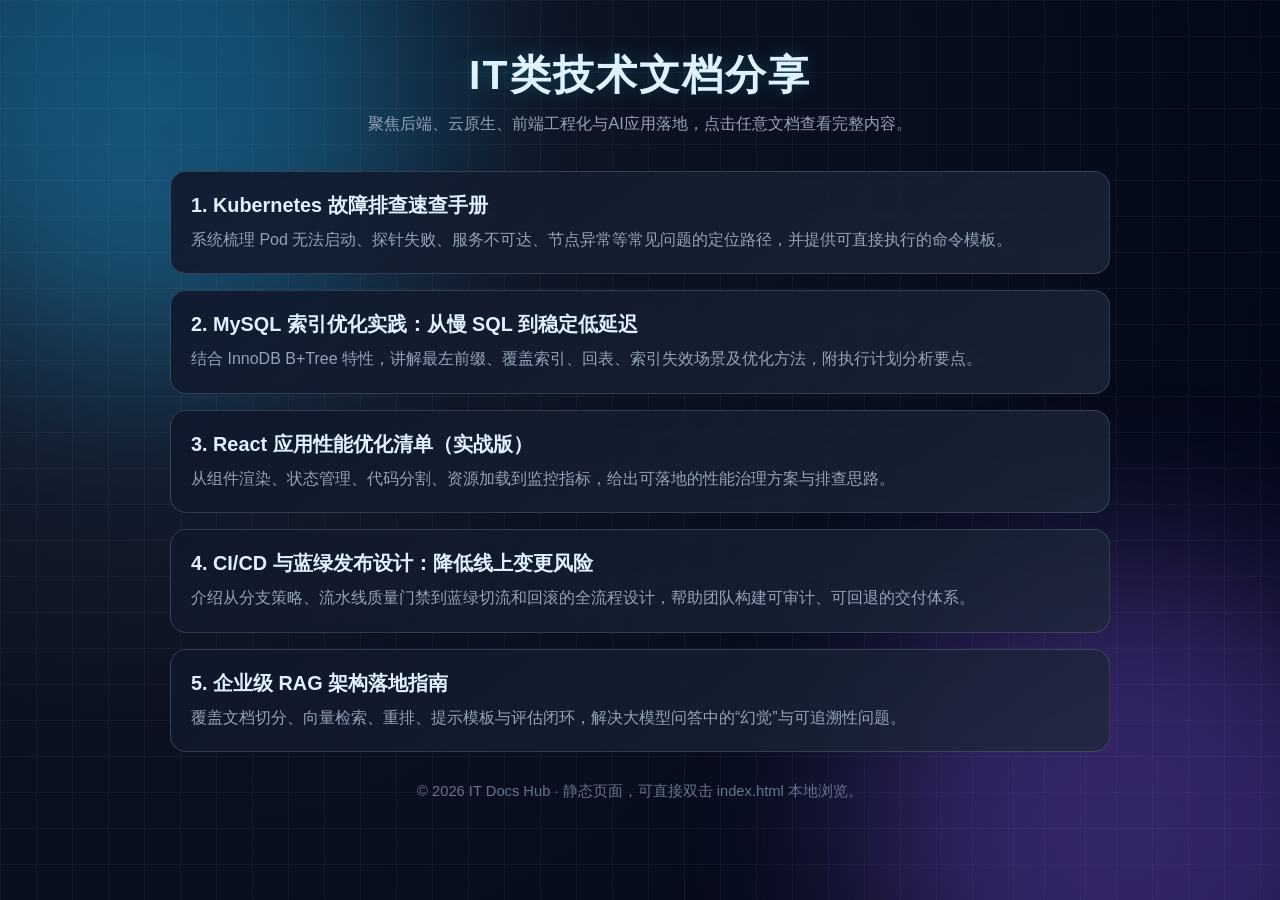
<file: index.html>
<!DOCTYPE html>
<html lang="zh-CN">
<head>
  <meta charset="UTF-8" />
  <meta name="viewport" content="width=device-width, initial-scale=1.0" />
  <title>IT类技术文档分享</title>
  <style>
    :root {
      --bg-dark: #0f172a;
      --bg-card: rgba(15, 23, 42, 0.75);
      --text-main: #e2e8f0;
      --text-muted: #94a3b8;
      --accent: #38bdf8;
      --accent-2: #22d3ee;
      --border: rgba(148, 163, 184, 0.25);
    }

    * { box-sizing: border-box; }

    body {
      margin: 0;
      font-family: "Segoe UI", "PingFang SC", "Microsoft YaHei", sans-serif;
      color: var(--text-main);
      background: radial-gradient(circle at 10% 20%, #1e293b 0%, #0b1120 40%, #020617 100%);
      min-height: 100vh;
      overflow-x: hidden;
      position: relative;
    }

    body::before,
    body::after {
      content: "";
      position: fixed;
      width: 540px;
      height: 540px;
      border-radius: 50%;
      filter: blur(90px);
      z-index: -1;
      opacity: 0.35;
      animation: float 18s ease-in-out infinite;
    }

    body::before {
      background: #0ea5e9;
      top: -180px;
      left: -120px;
    }

    body::after {
      background: #8b5cf6;
      right: -120px;
      bottom: -200px;
      animation-delay: -7s;
    }

    @keyframes float {
      0%, 100% { transform: translateY(0px); }
      50% { transform: translateY(30px); }
    }

    .grid-overlay {
      position: fixed;
      inset: 0;
      background-image:
        linear-gradient(rgba(148, 163, 184, 0.06) 1px, transparent 1px),
        linear-gradient(90deg, rgba(148, 163, 184, 0.06) 1px, transparent 1px);
      background-size: 36px 36px;
      z-index: -1;
      pointer-events: none;
    }

    .container {
      max-width: 980px;
      margin: 0 auto;
      padding: 48px 20px 60px;
    }

    header {
      text-align: center;
      margin-bottom: 36px;
    }

    h1 {
      margin: 0;
      font-size: clamp(2rem, 3.2vw, 3rem);
      letter-spacing: 0.05em;
      color: #e0f2fe;
      text-shadow: 0 0 18px rgba(34, 211, 238, 0.25);
    }

    .subtitle {
      margin-top: 10px;
      color: var(--text-muted);
      font-size: 1.03rem;
    }

    .doc-list {
      list-style: none;
      padding: 0;
      margin: 0;
      display: grid;
      gap: 16px;
    }

    .doc-item a {
      display: block;
      text-decoration: none;
      color: inherit;
      background: linear-gradient(145deg, rgba(15, 23, 42, 0.88), rgba(30, 41, 59, 0.76));
      border: 1px solid var(--border);
      border-radius: 16px;
      padding: 20px;
      transition: transform 0.25s ease, border-color 0.25s ease, box-shadow 0.25s ease;
      backdrop-filter: blur(4px);
    }

    .doc-item a:hover {
      transform: translateY(-4px);
      border-color: rgba(56, 189, 248, 0.55);
      box-shadow: 0 14px 30px rgba(2, 6, 23, 0.45);
    }

    .doc-title {
      margin: 0 0 8px;
      font-size: 1.24rem;
      color: #e0f2fe;
    }

    .doc-desc {
      margin: 0;
      color: var(--text-muted);
      line-height: 1.65;
    }

    footer {
      margin-top: 30px;
      text-align: center;
      color: #64748b;
      font-size: 0.92rem;
    }
  </style>
</head>
<body>
  <div class="grid-overlay"></div>
  <main class="container">
    <header>
      <h1>IT类技术文档分享</h1>
      <p class="subtitle">聚焦后端、云原生、前端工程化与AI应用落地，点击任意文档查看完整内容。</p>
    </header>

    <ul class="doc-list">
      <li class="doc-item">
        <a href="articles/k8s-troubleshooting.html">
          <h2 class="doc-title">1. Kubernetes 故障排查速查手册</h2>
          <p class="doc-desc">系统梳理 Pod 无法启动、探针失败、服务不可达、节点异常等常见问题的定位路径，并提供可直接执行的命令模板。</p>
        </a>
      </li>
      <li class="doc-item">
        <a href="articles/mysql-index-guide.html">
          <h2 class="doc-title">2. MySQL 索引优化实践：从慢 SQL 到稳定低延迟</h2>
          <p class="doc-desc">结合 InnoDB B+Tree 特性，讲解最左前缀、覆盖索引、回表、索引失效场景及优化方法，附执行计划分析要点。</p>
        </a>
      </li>
      <li class="doc-item">
        <a href="articles/react-performance.html">
          <h2 class="doc-title">3. React 应用性能优化清单（实战版）</h2>
          <p class="doc-desc">从组件渲染、状态管理、代码分割、资源加载到监控指标，给出可落地的性能治理方案与排查思路。</p>
        </a>
      </li>
      <li class="doc-item">
        <a href="articles/cicd-bluegreen.html">
          <h2 class="doc-title">4. CI/CD 与蓝绿发布设计：降低线上变更风险</h2>
          <p class="doc-desc">介绍从分支策略、流水线质量门禁到蓝绿切流和回滚的全流程设计，帮助团队构建可审计、可回退的交付体系。</p>
        </a>
      </li>
      <li class="doc-item">
        <a href="articles/rag-architecture.html">
          <h2 class="doc-title">5. 企业级 RAG 架构落地指南</h2>
          <p class="doc-desc">覆盖文档切分、向量检索、重排、提示模板与评估闭环，解决大模型问答中的“幻觉”与可追溯性问题。</p>
        </a>
      </li>
    </ul>

    <footer>© 2026 IT Docs Hub · 静态页面，可直接双击 index.html 本地浏览。</footer>
  </main>
</body>
</html>
</file>
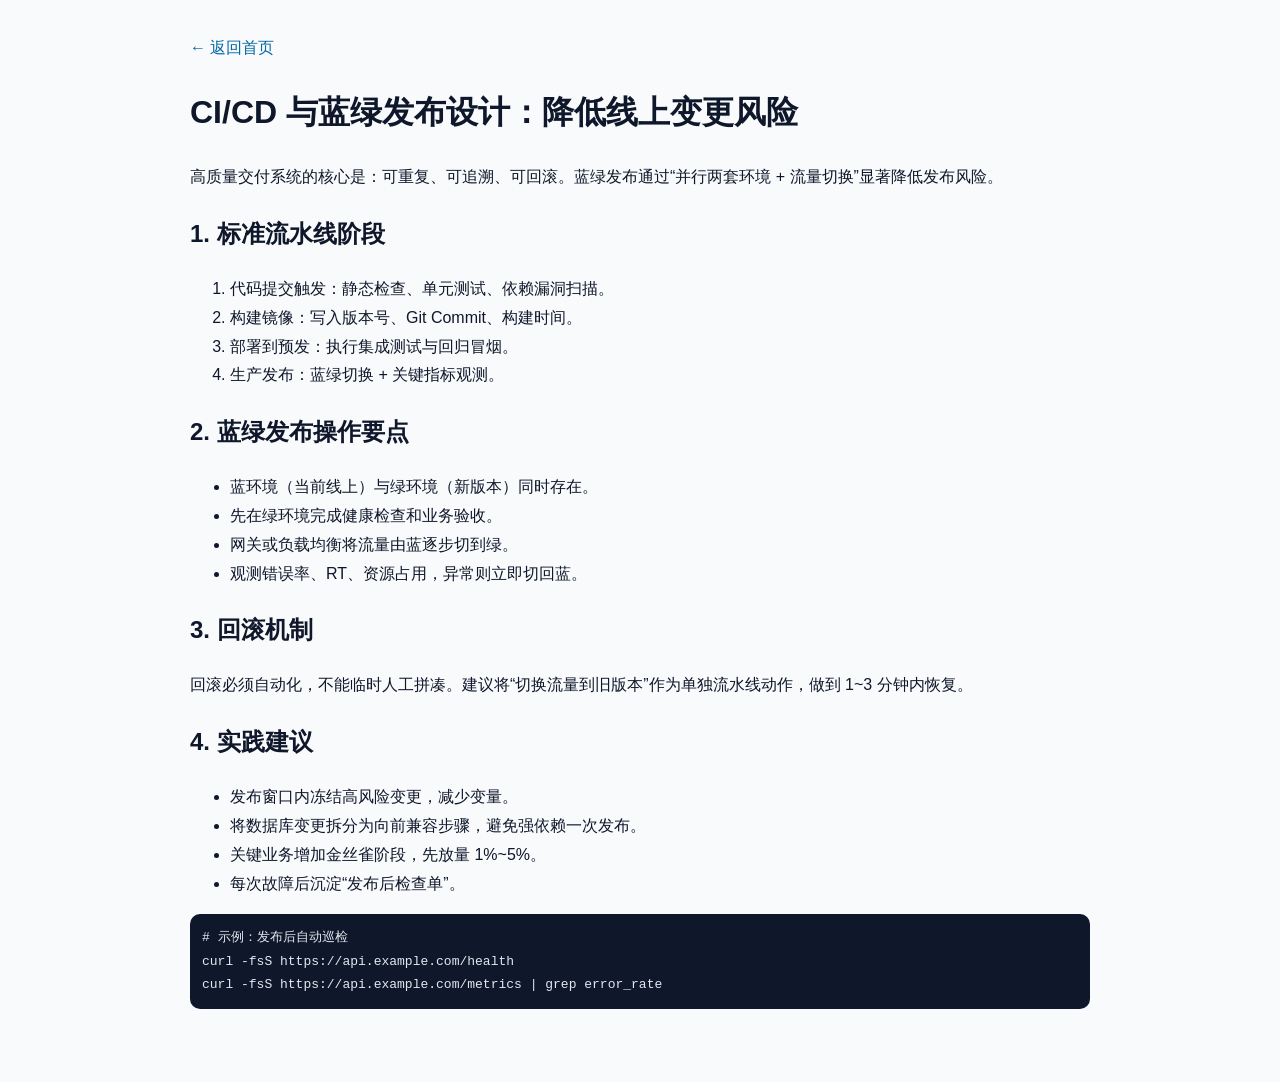
<file: articles/cicd-bluegreen.html>
<!DOCTYPE html>
<html lang="zh-CN">
<head>
  <meta charset="UTF-8" />
  <meta name="viewport" content="width=device-width, initial-scale=1.0" />
  <title>CI/CD 与蓝绿发布设计</title>
  <style>body{margin:0;font-family:"Segoe UI","PingFang SC","Microsoft YaHei",sans-serif;background:#f8fafc;color:#0f172a;line-height:1.8}.wrap{max-width:900px;margin:0 auto;padding:34px 20px 60px}a{color:#0369a1;text-decoration:none}pre{background:#0f172a;color:#e2e8f0;padding:12px;border-radius:10px;overflow:auto}</style>
</head>
<body>
  <main class="wrap">
    <a href="../index.html">← 返回首页</a>
    <h1>CI/CD 与蓝绿发布设计：降低线上变更风险</h1>
    <p>高质量交付系统的核心是：可重复、可追溯、可回滚。蓝绿发布通过“并行两套环境 + 流量切换”显著降低发布风险。</p>

    <h2>1. 标准流水线阶段</h2>
    <ol>
      <li>代码提交触发：静态检查、单元测试、依赖漏洞扫描。</li>
      <li>构建镜像：写入版本号、Git Commit、构建时间。</li>
      <li>部署到预发：执行集成测试与回归冒烟。</li>
      <li>生产发布：蓝绿切换 + 关键指标观测。</li>
    </ol>

    <h2>2. 蓝绿发布操作要点</h2>
    <ul>
      <li>蓝环境（当前线上）与绿环境（新版本）同时存在。</li>
      <li>先在绿环境完成健康检查和业务验收。</li>
      <li>网关或负载均衡将流量由蓝逐步切到绿。</li>
      <li>观测错误率、RT、资源占用，异常则立即切回蓝。</li>
    </ul>

    <h2>3. 回滚机制</h2>
    <p>回滚必须自动化，不能临时人工拼凑。建议将“切换流量到旧版本”作为单独流水线动作，做到 1~3 分钟内恢复。</p>

    <h2>4. 实践建议</h2>
    <ul>
      <li>发布窗口内冻结高风险变更，减少变量。</li>
      <li>将数据库变更拆分为向前兼容步骤，避免强依赖一次发布。</li>
      <li>关键业务增加金丝雀阶段，先放量 1%~5%。</li>
      <li>每次故障后沉淀“发布后检查单”。</li>
    </ul>

    <pre># 示例：发布后自动巡检
curl -fsS https://api.example.com/health
curl -fsS https://api.example.com/metrics | grep error_rate</pre>
  </main>
</body>
</html>
</file>
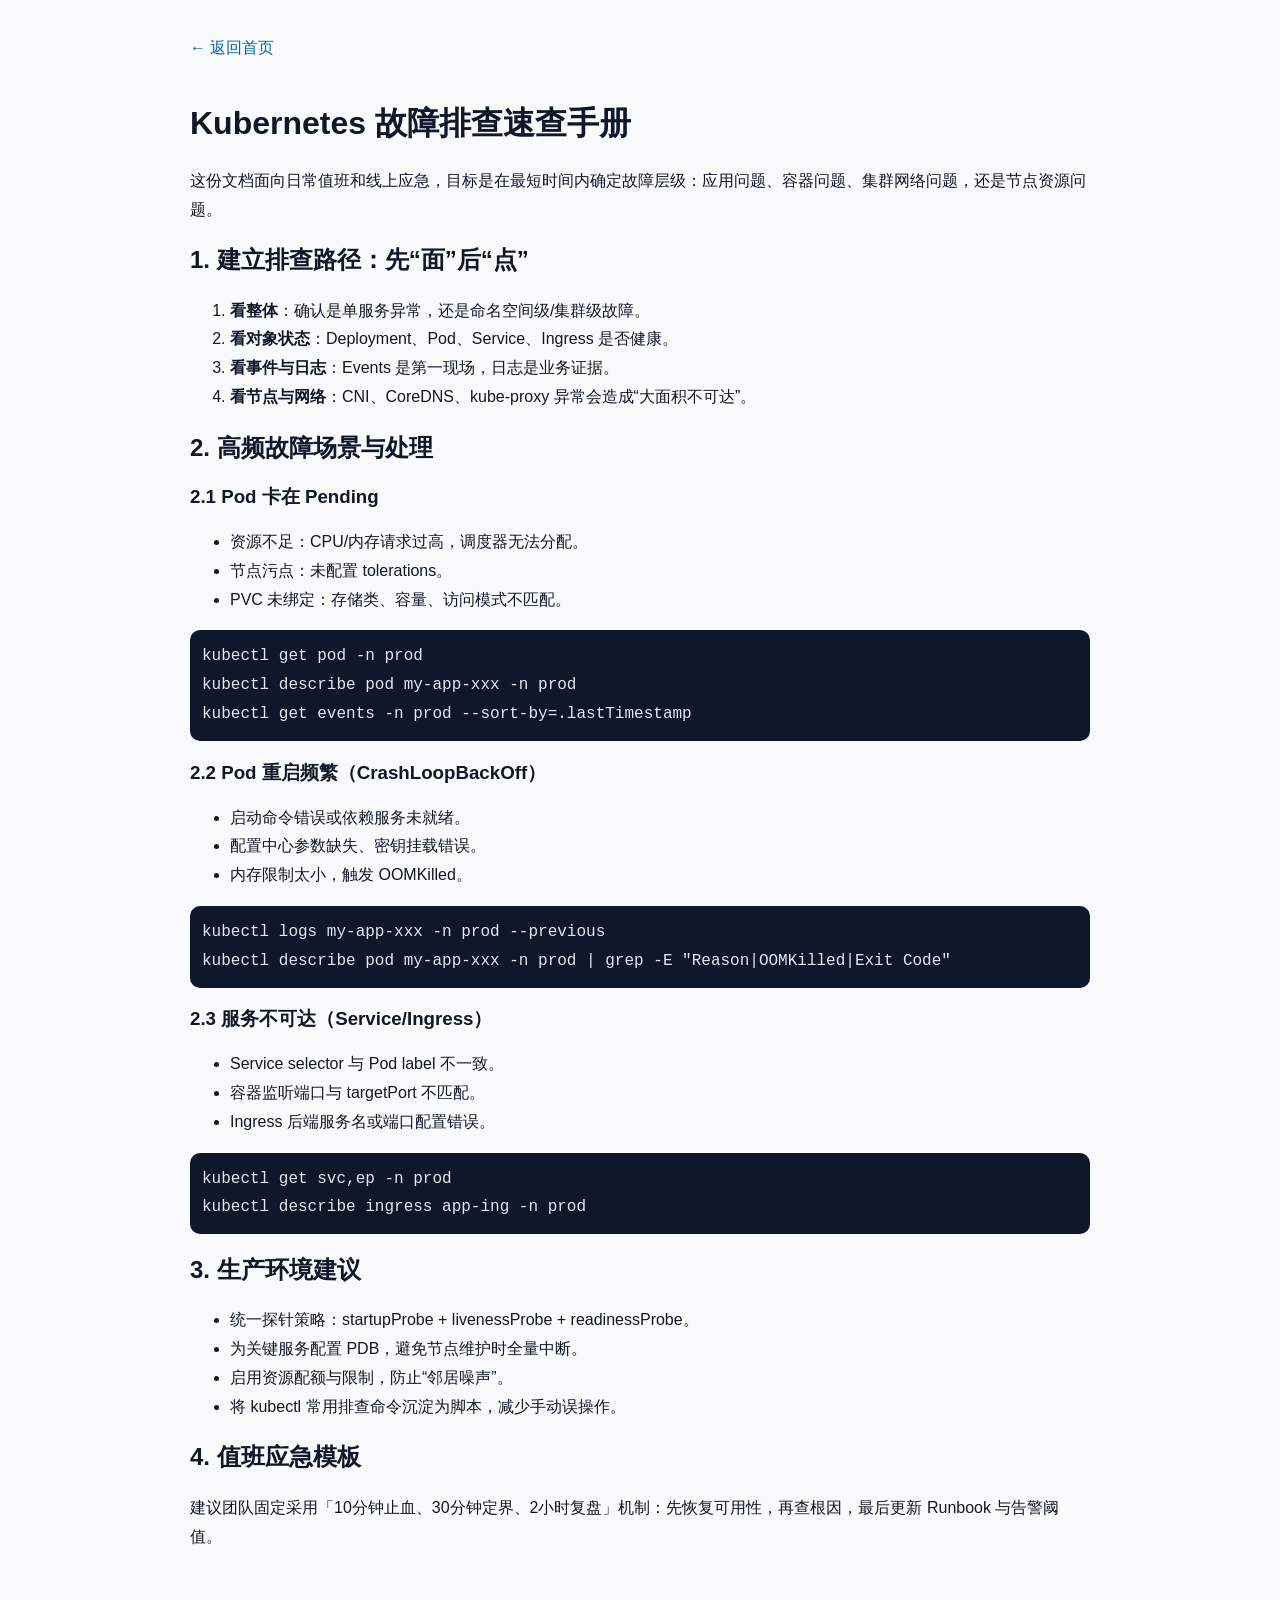
<file: articles/k8s-troubleshooting.html>
<!DOCTYPE html>
<html lang="zh-CN">
<head>
  <meta charset="UTF-8" />
  <meta name="viewport" content="width=device-width, initial-scale=1.0" />
  <title>Kubernetes 故障排查速查手册</title>
  <style>
    body{margin:0;font-family:"Segoe UI","PingFang SC","Microsoft YaHei",sans-serif;background:#f8fafc;color:#0f172a;line-height:1.8}
    .wrap{max-width:900px;margin:0 auto;padding:34px 20px 60px}
    a{color:#0369a1;text-decoration:none}
    h1,h2,h3{line-height:1.35}
    pre{background:#0f172a;color:#e2e8f0;padding:12px;border-radius:10px;overflow:auto}
    code{font-family:Consolas,monospace}
    .back{display:inline-block;margin-bottom:18px}
  </style>
</head>
<body>
  <main class="wrap">
    <a class="back" href="../index.html">← 返回首页</a>
    <h1>Kubernetes 故障排查速查手册</h1>
    <p>这份文档面向日常值班和线上应急，目标是在最短时间内确定故障层级：应用问题、容器问题、集群网络问题，还是节点资源问题。</p>

    <h2>1. 建立排查路径：先“面”后“点”</h2>
    <ol>
      <li><strong>看整体</strong>：确认是单服务异常，还是命名空间级/集群级故障。</li>
      <li><strong>看对象状态</strong>：Deployment、Pod、Service、Ingress 是否健康。</li>
      <li><strong>看事件与日志</strong>：Events 是第一现场，日志是业务证据。</li>
      <li><strong>看节点与网络</strong>：CNI、CoreDNS、kube-proxy 异常会造成“大面积不可达”。</li>
    </ol>

    <h2>2. 高频故障场景与处理</h2>
    <h3>2.1 Pod 卡在 Pending</h3>
    <ul>
      <li>资源不足：CPU/内存请求过高，调度器无法分配。</li>
      <li>节点污点：未配置 tolerations。</li>
      <li>PVC 未绑定：存储类、容量、访问模式不匹配。</li>
    </ul>
    <pre><code>kubectl get pod -n prod
kubectl describe pod my-app-xxx -n prod
kubectl get events -n prod --sort-by=.lastTimestamp</code></pre>

    <h3>2.2 Pod 重启频繁（CrashLoopBackOff）</h3>
    <ul>
      <li>启动命令错误或依赖服务未就绪。</li>
      <li>配置中心参数缺失、密钥挂载错误。</li>
      <li>内存限制太小，触发 OOMKilled。</li>
    </ul>
    <pre><code>kubectl logs my-app-xxx -n prod --previous
kubectl describe pod my-app-xxx -n prod | grep -E "Reason|OOMKilled|Exit Code"</code></pre>

    <h3>2.3 服务不可达（Service/Ingress）</h3>
    <ul>
      <li>Service selector 与 Pod label 不一致。</li>
      <li>容器监听端口与 targetPort 不匹配。</li>
      <li>Ingress 后端服务名或端口配置错误。</li>
    </ul>
    <pre><code>kubectl get svc,ep -n prod
kubectl describe ingress app-ing -n prod</code></pre>

    <h2>3. 生产环境建议</h2>
    <ul>
      <li>统一探针策略：startupProbe + livenessProbe + readinessProbe。</li>
      <li>为关键服务配置 PDB，避免节点维护时全量中断。</li>
      <li>启用资源配额与限制，防止“邻居噪声”。</li>
      <li>将 kubectl 常用排查命令沉淀为脚本，减少手动误操作。</li>
    </ul>

    <h2>4. 值班应急模板</h2>
    <p>建议团队固定采用「10分钟止血、30分钟定界、2小时复盘」机制：先恢复可用性，再查根因，最后更新 Runbook 与告警阈值。</p>
  </main>
</body>
</html>
</file>
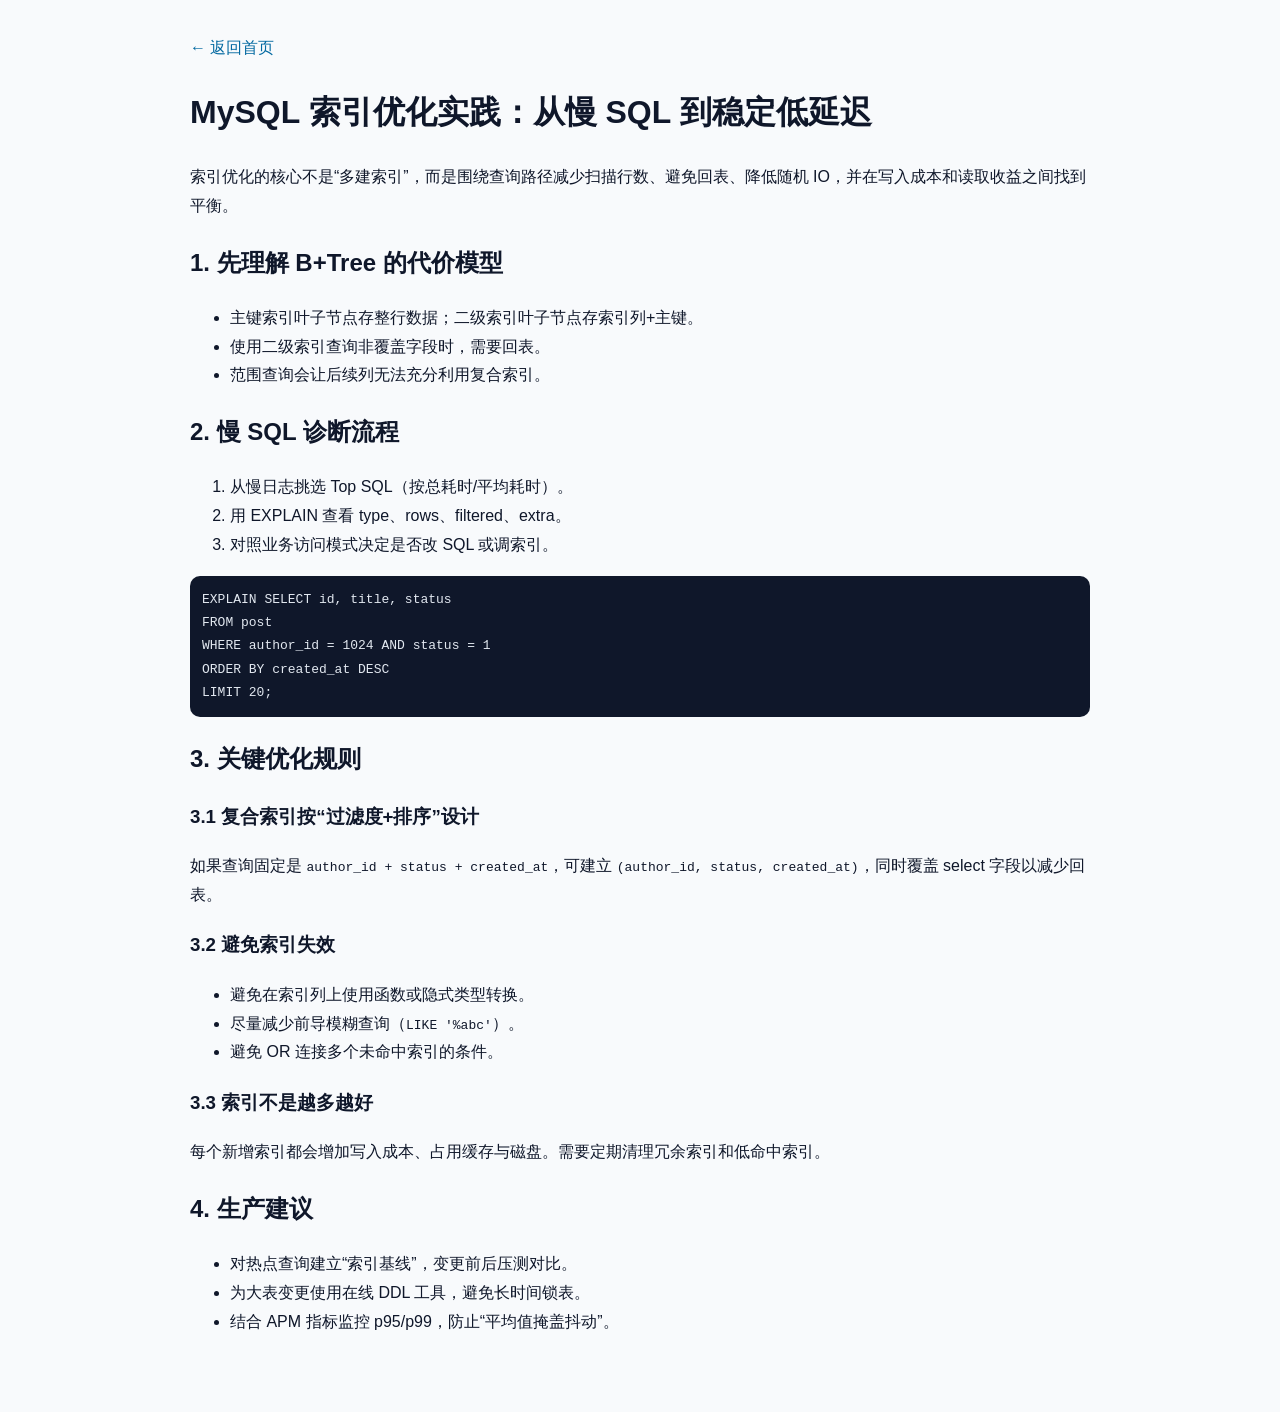
<file: articles/mysql-index-guide.html>
<!DOCTYPE html>
<html lang="zh-CN">
<head>
  <meta charset="UTF-8" />
  <meta name="viewport" content="width=device-width, initial-scale=1.0" />
  <title>MySQL 索引优化实践</title>
  <style>body{margin:0;font-family:"Segoe UI","PingFang SC","Microsoft YaHei",sans-serif;background:#f8fafc;color:#0f172a;line-height:1.8}.wrap{max-width:900px;margin:0 auto;padding:34px 20px 60px}a{color:#0369a1;text-decoration:none}pre{background:#0f172a;color:#e2e8f0;padding:12px;border-radius:10px;overflow:auto}</style>
</head>
<body>
  <main class="wrap">
    <a href="../index.html">← 返回首页</a>
    <h1>MySQL 索引优化实践：从慢 SQL 到稳定低延迟</h1>
    <p>索引优化的核心不是“多建索引”，而是围绕查询路径减少扫描行数、避免回表、降低随机 IO，并在写入成本和读取收益之间找到平衡。</p>

    <h2>1. 先理解 B+Tree 的代价模型</h2>
    <ul>
      <li>主键索引叶子节点存整行数据；二级索引叶子节点存索引列+主键。</li>
      <li>使用二级索引查询非覆盖字段时，需要回表。</li>
      <li>范围查询会让后续列无法充分利用复合索引。</li>
    </ul>

    <h2>2. 慢 SQL 诊断流程</h2>
    <ol>
      <li>从慢日志挑选 Top SQL（按总耗时/平均耗时）。</li>
      <li>用 EXPLAIN 查看 type、rows、filtered、extra。</li>
      <li>对照业务访问模式决定是否改 SQL 或调索引。</li>
    </ol>
    <pre>EXPLAIN SELECT id, title, status
FROM post
WHERE author_id = 1024 AND status = 1
ORDER BY created_at DESC
LIMIT 20;</pre>

    <h2>3. 关键优化规则</h2>
    <h3>3.1 复合索引按“过滤度+排序”设计</h3>
    <p>如果查询固定是 <code>author_id + status + created_at</code>，可建立 <code>(author_id, status, created_at)</code>，同时覆盖 select 字段以减少回表。</p>

    <h3>3.2 避免索引失效</h3>
    <ul>
      <li>避免在索引列上使用函数或隐式类型转换。</li>
      <li>尽量减少前导模糊查询（<code>LIKE '%abc'</code>）。</li>
      <li>避免 OR 连接多个未命中索引的条件。</li>
    </ul>

    <h3>3.3 索引不是越多越好</h3>
    <p>每个新增索引都会增加写入成本、占用缓存与磁盘。需要定期清理冗余索引和低命中索引。</p>

    <h2>4. 生产建议</h2>
    <ul>
      <li>对热点查询建立“索引基线”，变更前后压测对比。</li>
      <li>为大表变更使用在线 DDL 工具，避免长时间锁表。</li>
      <li>结合 APM 指标监控 p95/p99，防止“平均值掩盖抖动”。</li>
    </ul>
  </main>
</body>
</html>
</file>
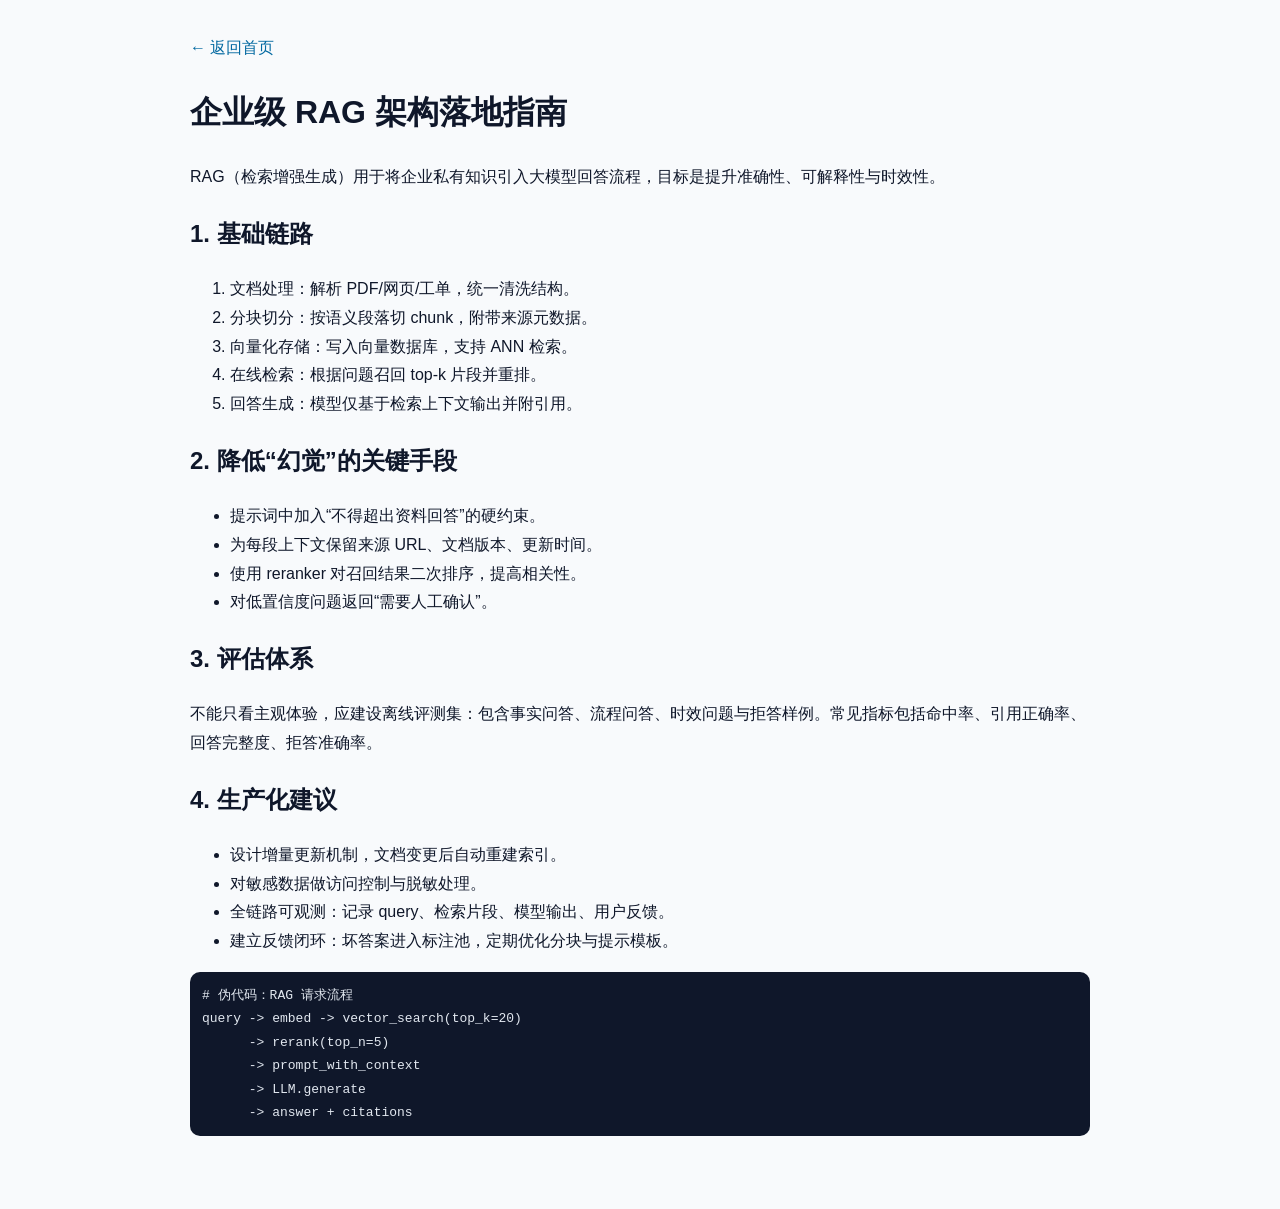
<file: articles/rag-architecture.html>
<!DOCTYPE html>
<html lang="zh-CN">
<head>
  <meta charset="UTF-8" />
  <meta name="viewport" content="width=device-width, initial-scale=1.0" />
  <title>企业级 RAG 架构落地指南</title>
  <style>body{margin:0;font-family:"Segoe UI","PingFang SC","Microsoft YaHei",sans-serif;background:#f8fafc;color:#0f172a;line-height:1.8}.wrap{max-width:900px;margin:0 auto;padding:34px 20px 60px}a{color:#0369a1;text-decoration:none}pre{background:#0f172a;color:#e2e8f0;padding:12px;border-radius:10px;overflow:auto}</style>
</head>
<body>
  <main class="wrap">
    <a href="../index.html">← 返回首页</a>
    <h1>企业级 RAG 架构落地指南</h1>
    <p>RAG（检索增强生成）用于将企业私有知识引入大模型回答流程，目标是提升准确性、可解释性与时效性。</p>

    <h2>1. 基础链路</h2>
    <ol>
      <li>文档处理：解析 PDF/网页/工单，统一清洗结构。</li>
      <li>分块切分：按语义段落切 chunk，附带来源元数据。</li>
      <li>向量化存储：写入向量数据库，支持 ANN 检索。</li>
      <li>在线检索：根据问题召回 top-k 片段并重排。</li>
      <li>回答生成：模型仅基于检索上下文输出并附引用。</li>
    </ol>

    <h2>2. 降低“幻觉”的关键手段</h2>
    <ul>
      <li>提示词中加入“不得超出资料回答”的硬约束。</li>
      <li>为每段上下文保留来源 URL、文档版本、更新时间。</li>
      <li>使用 reranker 对召回结果二次排序，提高相关性。</li>
      <li>对低置信度问题返回“需要人工确认”。</li>
    </ul>

    <h2>3. 评估体系</h2>
    <p>不能只看主观体验，应建设离线评测集：包含事实问答、流程问答、时效问题与拒答样例。常见指标包括命中率、引用正确率、回答完整度、拒答准确率。</p>

    <h2>4. 生产化建议</h2>
    <ul>
      <li>设计增量更新机制，文档变更后自动重建索引。</li>
      <li>对敏感数据做访问控制与脱敏处理。</li>
      <li>全链路可观测：记录 query、检索片段、模型输出、用户反馈。</li>
      <li>建立反馈闭环：坏答案进入标注池，定期优化分块与提示模板。</li>
    </ul>

    <pre># 伪代码：RAG 请求流程
query -> embed -> vector_search(top_k=20)
      -> rerank(top_n=5)
      -> prompt_with_context
      -> LLM.generate
      -> answer + citations</pre>
  </main>
</body>
</html>
</file>
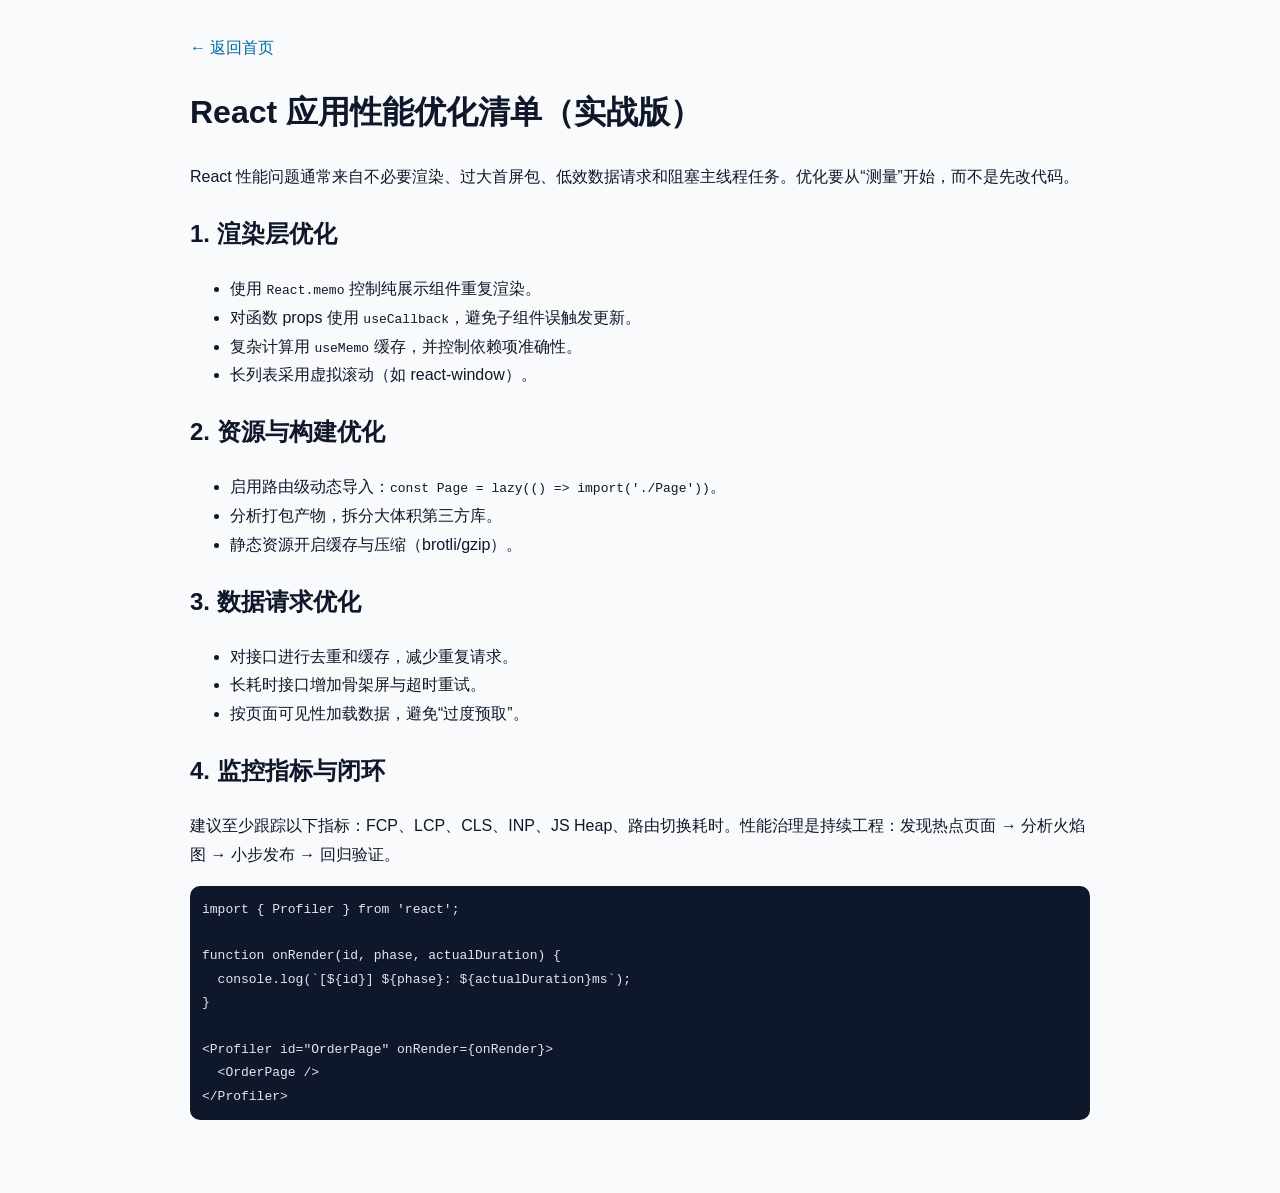
<file: articles/react-performance.html>
<!DOCTYPE html>
<html lang="zh-CN">
<head>
  <meta charset="UTF-8" />
  <meta name="viewport" content="width=device-width, initial-scale=1.0" />
  <title>React 应用性能优化清单</title>
  <style>body{margin:0;font-family:"Segoe UI","PingFang SC","Microsoft YaHei",sans-serif;background:#f8fafc;color:#0f172a;line-height:1.8}.wrap{max-width:900px;margin:0 auto;padding:34px 20px 60px}a{color:#0369a1;text-decoration:none}pre{background:#0f172a;color:#e2e8f0;padding:12px;border-radius:10px;overflow:auto}</style>
</head>
<body>
  <main class="wrap">
    <a href="../index.html">← 返回首页</a>
    <h1>React 应用性能优化清单（实战版）</h1>
    <p>React 性能问题通常来自不必要渲染、过大首屏包、低效数据请求和阻塞主线程任务。优化要从“测量”开始，而不是先改代码。</p>

    <h2>1. 渲染层优化</h2>
    <ul>
      <li>使用 <code>React.memo</code> 控制纯展示组件重复渲染。</li>
      <li>对函数 props 使用 <code>useCallback</code>，避免子组件误触发更新。</li>
      <li>复杂计算用 <code>useMemo</code> 缓存，并控制依赖项准确性。</li>
      <li>长列表采用虚拟滚动（如 react-window）。</li>
    </ul>

    <h2>2. 资源与构建优化</h2>
    <ul>
      <li>启用路由级动态导入：<code>const Page = lazy(() =&gt; import('./Page'))</code>。</li>
      <li>分析打包产物，拆分大体积第三方库。</li>
      <li>静态资源开启缓存与压缩（brotli/gzip）。</li>
    </ul>

    <h2>3. 数据请求优化</h2>
    <ul>
      <li>对接口进行去重和缓存，减少重复请求。</li>
      <li>长耗时接口增加骨架屏与超时重试。</li>
      <li>按页面可见性加载数据，避免“过度预取”。</li>
    </ul>

    <h2>4. 监控指标与闭环</h2>
    <p>建议至少跟踪以下指标：FCP、LCP、CLS、INP、JS Heap、路由切换耗时。性能治理是持续工程：发现热点页面 → 分析火焰图 → 小步发布 → 回归验证。</p>

    <pre>import { Profiler } from 'react';

function onRender(id, phase, actualDuration) {
  console.log(`[${id}] ${phase}: ${actualDuration}ms`);
}

&lt;Profiler id="OrderPage" onRender={onRender}&gt;
  &lt;OrderPage /&gt;
&lt;/Profiler&gt;</pre>
  </main>
</body>
</html>
</file>
